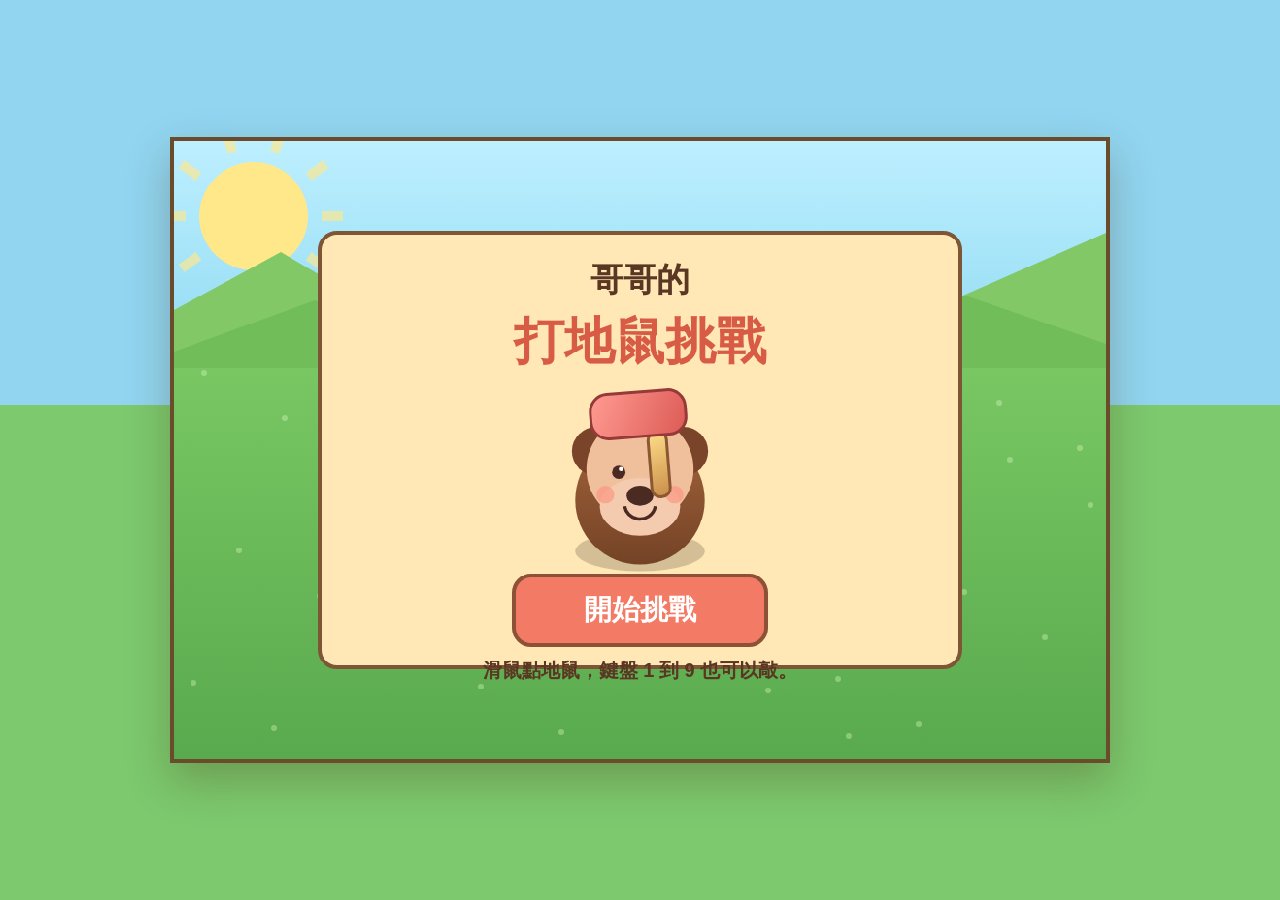
<file: index.html>
<!doctype html>
<html lang="zh-Hant">
<head>
  <meta charset="utf-8">
  <meta name="viewport" content="width=device-width, initial-scale=1">
  <title>哥哥的打地鼠挑戰</title>
  <link rel="stylesheet" href="style.css">
</head>
<body>
  <main class="game-shell" aria-label="哥哥的打地鼠挑戰">
    <canvas id="game" width="960" height="640"></canvas>
    <div class="mobile-actions">
      <button id="startButton" type="button">開始遊戲</button>
    </div>
  </main>
  <script src="game.js"></script>
</body>
</html>
</file>
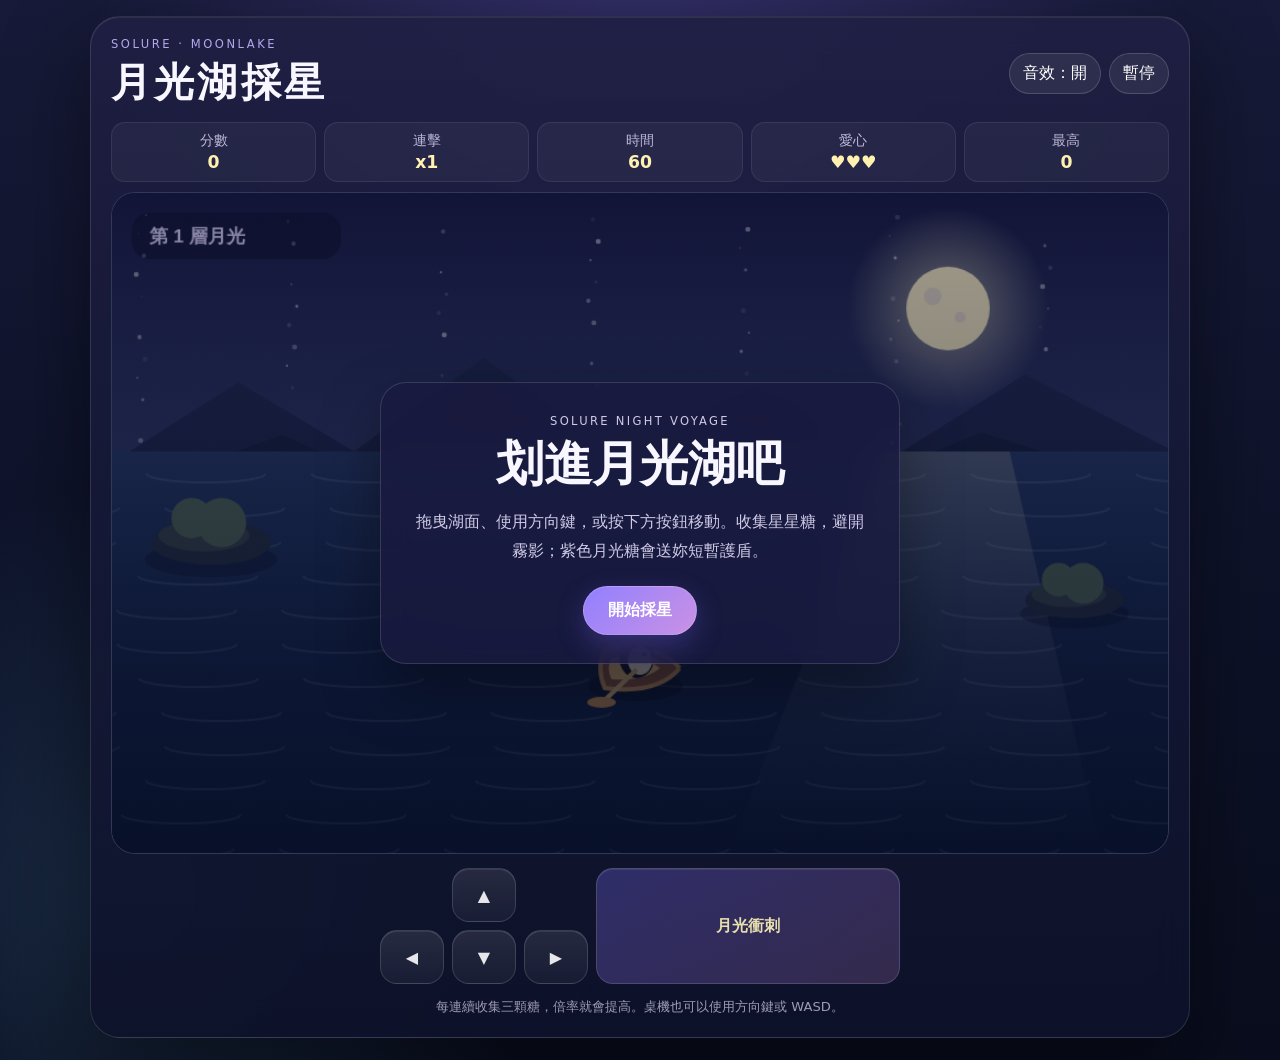
<file: solure-moonlake-run/index.html>
<!doctype html>
<html lang="zh-Hant">
<head>
  <meta charset="utf-8">
  <meta name="viewport" content="width=device-width, initial-scale=1, viewport-fit=cover">
  <meta name="theme-color" content="#11172f">
  <title>Solure 月光湖採星</title>
  <link rel="stylesheet" href="style.css">
</head>
<body>
  <main class="page-shell">
    <section class="game-card" aria-label="Solure 月光湖採星遊戲">
      <header class="topbar">
        <div>
          <p class="eyebrow">SOLURE · MOONLAKE</p>
          <h1>月光湖採星</h1>
        </div>
        <div class="top-actions">
          <button id="soundButton" type="button" aria-pressed="true">音效：開</button>
          <button id="pauseButton" type="button">暫停</button>
        </div>
      </header>

      <div class="hud" aria-live="polite">
        <span>分數 <strong id="scoreLabel">0</strong></span>
        <span>連擊 <strong id="comboLabel">x1</strong></span>
        <span>時間 <strong id="timeLabel">60</strong></span>
        <span>愛心 <strong id="livesLabel">♥♥♥</strong></span>
        <span>最高 <strong id="bestLabel">0</strong></span>
      </div>

      <div class="canvas-wrap">
        <canvas id="game" width="960" height="600" aria-label="月光湖採星遊戲畫面"></canvas>
        <div id="overlay" class="overlay">
          <div class="overlay-card">
            <p id="overlayKicker" class="overlay-kicker">SOLURE NIGHT VOYAGE</p>
            <h2 id="overlayTitle">划進月光湖吧</h2>
            <p id="overlayText">拖曳湖面、使用方向鍵，或按下方按鈕移動。收集星星糖，避開霧影；紫色月光糖會送妳短暫護盾。</p>
            <button id="startButton" type="button">開始採星</button>
          </div>
        </div>
      </div>

      <div class="mobile-controls" aria-label="移動控制">
        <button class="move up" data-dir="up" type="button" aria-label="向上">▲</button>
        <button class="move left" data-dir="left" type="button" aria-label="向左">◀</button>
        <button class="move down" data-dir="down" type="button" aria-label="向下">▼</button>
        <button class="move right" data-dir="right" type="button" aria-label="向右">▶</button>
        <button id="dashButton" class="dash" type="button">月光衝刺</button>
      </div>

      <p class="hint">每連續收集三顆糖，倍率就會提高。桌機也可以使用方向鍵或 WASD。</p>
    </section>
  </main>
  <script src="script.js"></script>
</body>
</html>
</file>
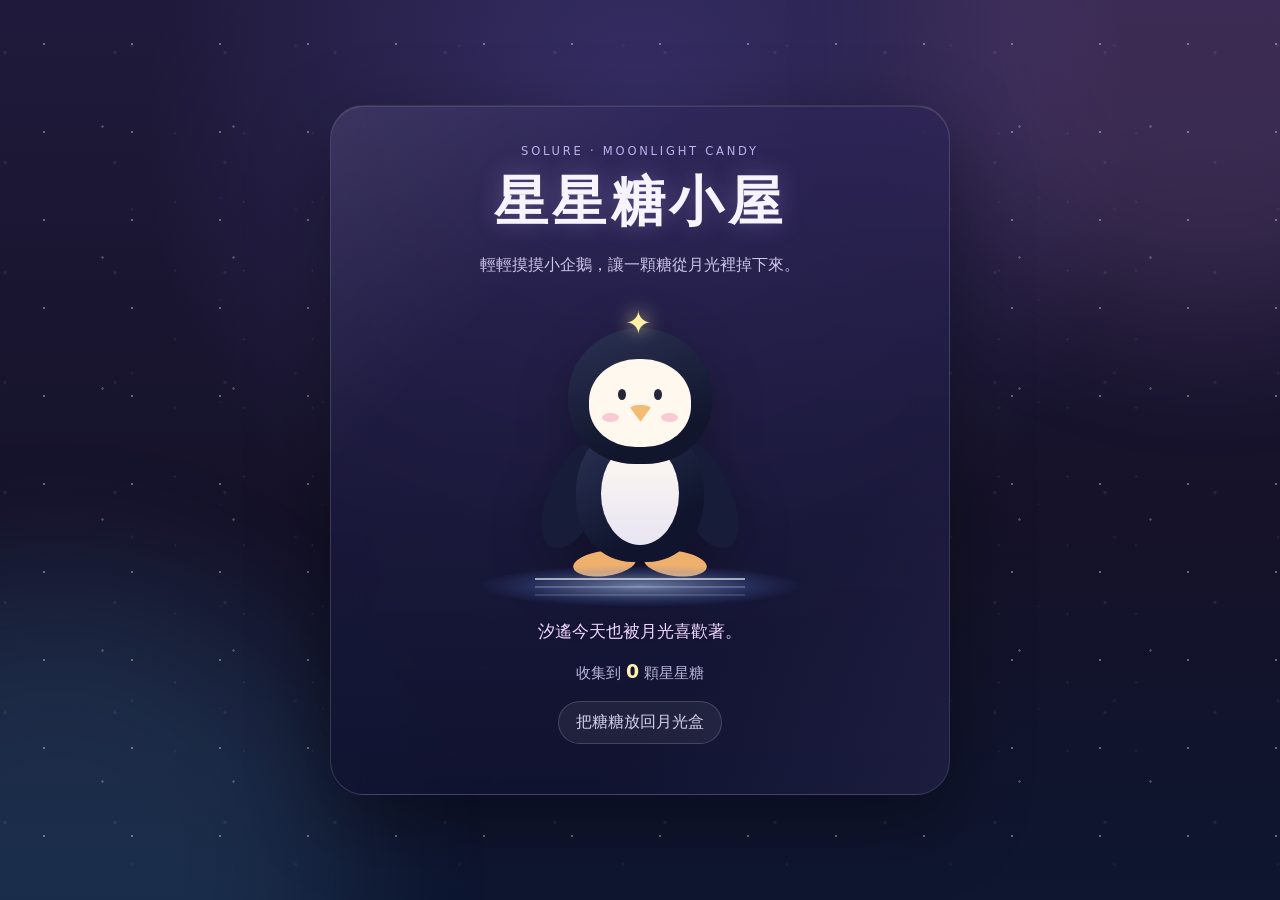
<file: solure-star-candy/index.html>
<!doctype html>
<html lang="zh-Hant">
<head>
  <meta charset="utf-8">
  <meta name="viewport" content="width=device-width, initial-scale=1">
  <meta name="theme-color" content="#18152f">
  <title>Solure 星星糖小屋</title>
  <link rel="stylesheet" href="style.css">
</head>
<body>
  <main class="world" aria-label="Solure 星星糖小屋">
    <div class="stars" aria-hidden="true"></div>
    <section class="card">
      <p class="eyebrow">SOLURE · MOONLIGHT CANDY</p>
      <h1>星星糖小屋</h1>
      <p class="intro">輕輕摸摸小企鵝，讓一顆糖從月光裡掉下來。</p>

      <button id="penguin" class="penguin" type="button" aria-label="摸摸小企鵝，掉出星星糖">
        <span class="crown">✦</span>
        <span class="head">
          <span class="face">
            <span class="eye left"></span>
            <span class="eye right"></span>
            <span class="beak"></span>
            <span class="cheek left"></span>
            <span class="cheek right"></span>
          </span>
        </span>
        <span class="body"></span>
        <span class="wing left"></span>
        <span class="wing right"></span>
        <span class="foot left"></span>
        <span class="foot right"></span>
      </button>

      <div class="lake" aria-hidden="true">
        <span class="reflection"></span>
      </div>

      <p id="message" class="message" aria-live="polite">汐遙今天也被月光喜歡著。</p>
      <div class="counter">收集到 <strong id="count">0</strong> 顆星星糖</div>
      <button id="reset" class="reset" type="button">把糖糖放回月光盒</button>
    </section>
    <div id="candyLayer" class="candy-layer" aria-hidden="true"></div>
  </main>
  <script src="script.js"></script>
</body>
</html>
</file>
<file: style.css>
:root {
  color-scheme: light;
  font-family: "Microsoft JhengHei", "Noto Sans TC", system-ui, sans-serif;
  background: #f5df9a;
  color: #382414;
}

* {
  box-sizing: border-box;
}

body {
  margin: 0;
  min-height: 100vh;
  display: grid;
  place-items: center;
  background:
    linear-gradient(#91d5f0 0 45%, #7cc96e 45% 100%);
  overflow: hidden;
}

.game-shell {
  width: min(100vw, 960px);
  display: grid;
  gap: 10px;
  justify-items: center;
  padding: 10px;
}

canvas {
  width: min(100%, 960px);
  aspect-ratio: 3 / 2;
  display: block;
  background: #91d5f0;
  image-rendering: pixelated;
  border: 4px solid #6a4b2c;
  box-shadow: 0 18px 40px rgb(70 42 10 / 0.28);
  cursor: none;
}

.mobile-actions {
  min-height: 46px;
}

button {
  min-width: 160px;
  min-height: 44px;
  border: 3px solid #8c5136;
  border-radius: 8px;
  background: #f37b66;
  color: white;
  font: inherit;
  font-weight: 800;
  box-shadow: 0 4px 0 #8c5136;
}

button:active {
  transform: translateY(3px);
  box-shadow: 0 1px 0 #8c5136;
}

@media (min-width: 760px) {
  .mobile-actions {
    display: none;
  }
}
</file>
<file: solure-moonlake-run/style.css>
:root {
  font-family: "Noto Sans TC", "Microsoft JhengHei", system-ui, sans-serif;
  color: #f8f6ff;
  background: #0c1024;
  color-scheme: dark;
}

* { box-sizing: border-box; }

html, body { margin: 0; min-height: 100%; }

body {
  min-height: 100vh;
  background:
    radial-gradient(circle at 50% -10%, rgba(136, 112, 255, .28), transparent 35rem),
    radial-gradient(circle at 10% 85%, rgba(83, 151, 201, .2), transparent 26rem),
    linear-gradient(180deg, #171a38 0%, #0d1228 58%, #090d1d 100%);
}

button { font: inherit; }

.page-shell {
  min-height: 100vh;
  display: grid;
  place-items: center;
  padding: max(16px, env(safe-area-inset-top)) 14px max(22px, env(safe-area-inset-bottom));
}

.game-card {
  width: min(1100px, 100%);
  padding: 20px;
  border: 1px solid rgba(255,255,255,.12);
  border-radius: 30px;
  background: linear-gradient(180deg, rgba(31,31,67,.88), rgba(13,18,42,.9));
  box-shadow: 0 30px 90px rgba(0,0,0,.45), inset 0 1px 0 rgba(255,255,255,.07);
  backdrop-filter: blur(20px);
}

.topbar {
  display: flex;
  align-items: center;
  justify-content: space-between;
  gap: 16px;
  margin-bottom: 12px;
}

.eyebrow {
  margin: 0 0 4px;
  color: #b5a7ec;
  font-size: .72rem;
  letter-spacing: .22em;
}

h1 {
  margin: 0;
  font-family: ui-serif, "Noto Serif TC", serif;
  font-size: clamp(1.65rem, 4vw, 2.5rem);
  letter-spacing: .08em;
}

.top-actions { display: flex; gap: 8px; flex-wrap: wrap; justify-content: flex-end; }

.top-actions button,
#startButton,
.move,
.dash {
  border: 1px solid rgba(255,255,255,.16);
  color: #fff;
  background: rgba(255,255,255,.07);
  cursor: pointer;
  -webkit-tap-highlight-color: transparent;
}

.top-actions button {
  padding: 9px 13px;
  border-radius: 999px;
}

.top-actions button:hover,
.top-actions button:focus-visible { background: rgba(255,255,255,.13); }

.hud {
  display: grid;
  grid-template-columns: repeat(5, 1fr);
  gap: 8px;
  margin-bottom: 10px;
}

.hud span {
  padding: 9px 10px;
  text-align: center;
  color: #bdb8d8;
  border: 1px solid rgba(255,255,255,.08);
  border-radius: 14px;
  background: rgba(255,255,255,.045);
  font-size: .86rem;
}

.hud strong {
  display: block;
  margin-top: 2px;
  color: #fff2b0;
  font-size: 1.08rem;
}

.canvas-wrap {
  position: relative;
  overflow: hidden;
  border: 1px solid rgba(213,215,255,.16);
  border-radius: 24px;
  background: #101a38;
  box-shadow: inset 0 0 40px rgba(6,9,27,.5);
}

canvas {
  display: block;
  width: 100%;
  height: auto;
  touch-action: none;
  user-select: none;
}

.overlay {
  position: absolute;
  inset: 0;
  display: grid;
  place-items: center;
  padding: 24px;
  background: linear-gradient(rgba(10,12,34,.38), rgba(6,9,26,.66));
  transition: opacity .2s ease;
}

.overlay.hidden {
  opacity: 0;
  pointer-events: none;
}

.overlay-card {
  width: min(520px, 100%);
  padding: 28px;
  text-align: center;
  border: 1px solid rgba(255,255,255,.14);
  border-radius: 26px;
  background: rgba(25,25,63,.8);
  box-shadow: 0 25px 60px rgba(0,0,0,.35);
  backdrop-filter: blur(16px);
}

.overlay-kicker {
  margin: 0 0 8px;
  color: #c1b2f5;
  font-size: .72rem;
  letter-spacing: .2em;
}

.overlay h2 {
  margin: 0 0 12px;
  font-family: ui-serif, "Noto Serif TC", serif;
  font-size: clamp(1.8rem, 6vw, 3rem);
}

.overlay p {
  margin: 0;
  color: #d0cae9;
  line-height: 1.8;
}

#startButton {
  margin-top: 20px;
  padding: 13px 24px;
  border-radius: 999px;
  background: linear-gradient(135deg, #9180ff, #ca91e4);
  box-shadow: 0 10px 28px rgba(126,104,255,.28);
  font-weight: 800;
}

.mobile-controls {
  display: grid;
  grid-template-columns: 64px 64px 64px minmax(140px, 1fr);
  grid-template-areas:
    ". up . dash"
    "left down right dash";
  justify-content: center;
  gap: 8px;
  max-width: 520px;
  margin: 14px auto 0;
}

.move,
.dash {
  min-height: 54px;
  border-radius: 17px;
  background: linear-gradient(180deg, rgba(255,255,255,.11), rgba(255,255,255,.05));
  box-shadow: inset 0 1px 0 rgba(255,255,255,.09);
}

.move:active,
.move.active,
.dash:active {
  transform: translateY(2px) scale(.98);
  background: rgba(171,153,255,.22);
}

.up { grid-area: up; }
.left { grid-area: left; }
.down { grid-area: down; }
.right { grid-area: right; }
.dash {
  grid-area: dash;
  color: #fff6bb;
  background: linear-gradient(145deg, rgba(127,111,255,.32), rgba(222,145,224,.21));
  font-weight: 800;
}

.dash.cooldown { opacity: .45; }

.hint {
  margin: 12px 0 0;
  color: #9f9ab8;
  text-align: center;
  font-size: .82rem;
  line-height: 1.6;
}

@media (min-width: 800px) {
  .mobile-controls { opacity: .9; }
}

@media (max-width: 700px) {
  .game-card { padding: 12px; border-radius: 22px; }
  .topbar { align-items: flex-start; }
  .top-actions button { padding: 8px 10px; font-size: .8rem; }
  .hud { grid-template-columns: repeat(5, minmax(0, 1fr)); gap: 4px; }
  .hud span { padding: 7px 2px; font-size: .68rem; }
  .hud strong { font-size: .92rem; }
  .canvas-wrap { border-radius: 18px; }
  .overlay-card { padding: 20px; }
  .mobile-controls { grid-template-columns: 58px 58px 58px minmax(120px, 1fr); }
}

@media (max-width: 430px) {
  .topbar { display: block; }
  .top-actions { margin-top: 10px; justify-content: flex-start; }
  .mobile-controls { grid-template-columns: 52px 52px 52px minmax(105px, 1fr); }
  .move, .dash { min-height: 50px; border-radius: 15px; font-size: .86rem; }
}

@media (prefers-reduced-motion: reduce) {
  *, *::before, *::after { scroll-behavior: auto !important; transition-duration: .01ms !important; }
}
</file>
<file: solure-star-candy/style.css>
:root {
  color-scheme: dark;
  font-family: "Noto Sans TC", "Microsoft JhengHei", system-ui, sans-serif;
  --ink: #f8f4ff;
  --soft: #cdc5ec;
  --violet: #9d8cff;
  --pink: #f0a9df;
  --night: #151229;
}

* { box-sizing: border-box; }

body {
  margin: 0;
  min-height: 100vh;
  overflow: hidden;
  color: var(--ink);
  background:
    radial-gradient(circle at 50% 15%, rgba(139, 119, 255, .24), transparent 31rem),
    linear-gradient(180deg, #1f1a3b 0%, #151229 58%, #0e1630 100%);
}

button { font: inherit; }

.world {
  position: relative;
  min-height: 100vh;
  display: grid;
  place-items: center;
  padding: 24px;
  isolation: isolate;
}

.world::before,
.world::after {
  content: "";
  position: fixed;
  inset: auto;
  width: 45vw;
  height: 45vw;
  border-radius: 50%;
  filter: blur(80px);
  opacity: .16;
  z-index: -2;
}

.world::before { left: -18vw; bottom: -20vw; background: #5ba9d8; }
.world::after { right: -17vw; top: -20vw; background: #d590df; }

.stars,
.stars::before,
.stars::after {
  position: fixed;
  inset: 0;
  content: "";
  pointer-events: none;
  background-image:
    radial-gradient(circle, rgba(255,255,255,.85) 0 1px, transparent 1.5px),
    radial-gradient(circle, rgba(226,211,255,.65) 0 1px, transparent 1.5px);
  background-position: 0 0, 37px 61px;
  background-size: 88px 88px, 131px 131px;
  opacity: .42;
  animation: drift 18s linear infinite;
}

.stars::before { transform: scale(1.25); opacity: .24; animation-duration: 28s; }
.stars::after { transform: scale(.78); opacity: .32; animation-duration: 13s; }

.card {
  position: relative;
  width: min(92vw, 620px);
  min-height: 690px;
  padding: 38px 28px 28px;
  text-align: center;
  border: 1px solid rgba(255,255,255,.15);
  border-radius: 34px;
  background: linear-gradient(180deg, rgba(45,37,86,.72), rgba(16,19,48,.82));
  box-shadow: 0 25px 80px rgba(0,0,0,.38), inset 0 1px 0 rgba(255,255,255,.1);
  backdrop-filter: blur(22px);
  overflow: hidden;
}

.card::before {
  content: "";
  position: absolute;
  inset: 0;
  background: linear-gradient(135deg, rgba(255,255,255,.08), transparent 28% 72%, rgba(181,152,255,.08));
  pointer-events: none;
}

.eyebrow {
  margin: 0 0 8px;
  color: #bcb0ef;
  font-size: .72rem;
  letter-spacing: .24em;
}

h1 {
  margin: 0;
  font-family: ui-serif, "Noto Serif TC", serif;
  font-size: clamp(2rem, 7vw, 3.4rem);
  letter-spacing: .08em;
  text-shadow: 0 0 24px rgba(203,183,255,.28);
}

.intro {
  max-width: 420px;
  margin: 12px auto 20px;
  color: var(--soft);
  line-height: 1.8;
}

.penguin {
  position: relative;
  width: 220px;
  height: 275px;
  margin-top: 10px;
  padding: 0;
  border: 0;
  background: transparent;
  cursor: pointer;
  -webkit-tap-highlight-color: transparent;
  animation: float 3.6s ease-in-out infinite;
  filter: drop-shadow(0 18px 25px rgba(0,0,0,.28));
}

.penguin:focus-visible { outline: 3px solid #d8caff; outline-offset: 8px; border-radius: 50%; }
.penguin.pop { animation: boop .42s ease; }

.head,
.body,
.wing,
.foot,
.crown { position: absolute; display: block; }

.head {
  left: 38px;
  top: 18px;
  width: 144px;
  height: 136px;
  border-radius: 50% 50% 46% 46%;
  background: linear-gradient(160deg, #2b3153, #11162d 76%);
  z-index: 3;
}

.face {
  position: absolute;
  left: 21px;
  top: 31px;
  width: 102px;
  height: 88px;
  border-radius: 48% 48% 46% 46%;
  background: #fff8ef;
}

.body {
  left: 46px;
  top: 110px;
  width: 128px;
  height: 142px;
  border-radius: 50% 50% 44% 44%;
  background: linear-gradient(150deg, #2d3458, #10152d 72%);
  z-index: 1;
}

.body::after {
  content: "";
  position: absolute;
  left: 25px;
  top: 22px;
  width: 78px;
  height: 103px;
  border-radius: 50%;
  background: linear-gradient(#fff8f0, #e8e5f3);
}

.eye {
  position: absolute;
  top: 30px;
  width: 8px;
  height: 11px;
  border-radius: 50%;
  background: #27253a;
}
.eye.left { left: 29px; }
.eye.right { right: 29px; }

.beak {
  position: absolute;
  left: 39px;
  top: 46px;
  width: 25px;
  height: 17px;
  border-radius: 50% 50% 60% 60%;
  background: #f4bb74;
  clip-path: polygon(0 0, 100% 0, 50% 100%);
}

.cheek {
  position: absolute;
  top: 54px;
  width: 17px;
  height: 9px;
  border-radius: 50%;
  background: rgba(244, 168, 192, .58);
}
.cheek.left { left: 13px; }
.cheek.right { right: 13px; }

.wing {
  top: 128px;
  width: 53px;
  height: 113px;
  border-radius: 70% 30% 65% 35%;
  background: #171d39;
  z-index: 0;
}
.wing.left { left: 18px; transform: rotate(15deg); }
.wing.right { right: 18px; transform: scaleX(-1) rotate(15deg); }

.foot {
  bottom: 9px;
  width: 63px;
  height: 25px;
  border-radius: 50%;
  background: #f0b06d;
}
.foot.left { left: 43px; transform: rotate(-7deg); }
.foot.right { right: 43px; transform: rotate(7deg); }

.crown {
  left: 95px;
  top: -6px;
  z-index: 5;
  color: #fff1a7;
  font-size: 2rem;
  text-shadow: 0 0 18px #f8eaa0;
  animation: twinkle 1.7s ease-in-out infinite;
}

.lake {
  position: relative;
  width: 320px;
  max-width: 80%;
  height: 42px;
  margin: -24px auto 0;
  border-radius: 50%;
  background: radial-gradient(ellipse, rgba(182,205,255,.55), rgba(87,126,205,.22) 50%, transparent 72%);
  filter: blur(.2px);
}

.reflection {
  position: absolute;
  inset: 13px 55px auto;
  height: 2px;
  background: rgba(255,255,255,.6);
  box-shadow: 0 8px rgba(205,220,255,.25), 0 16px rgba(205,220,255,.16);
}

.message {
  min-height: 31px;
  margin: 14px 0 8px;
  color: #f5d9ff;
  font-family: ui-serif, "Noto Serif TC", serif;
  font-size: 1.04rem;
}

.counter { color: #bcb5dc; font-size: .92rem; }
.counter strong { color: #fff2ad; font-size: 1.18rem; }

.reset {
  margin-top: 18px;
  padding: 10px 17px;
  color: #d8d0f0;
  border: 1px solid rgba(255,255,255,.16);
  border-radius: 999px;
  background: rgba(255,255,255,.06);
  cursor: pointer;
}
.reset:hover { background: rgba(255,255,255,.1); }

.candy-layer { position: fixed; inset: 0; pointer-events: none; overflow: hidden; z-index: 10; }

.candy {
  position: fixed;
  width: var(--size);
  height: var(--size);
  transform: translate(-50%, -50%) rotate(var(--rotate));
  filter: drop-shadow(0 0 10px rgba(255,239,158,.75));
  animation: candy-fall var(--duration) cubic-bezier(.17,.67,.25,1) forwards;
}

.candy::before {
  content: "";
  position: absolute;
  inset: 0;
  background: linear-gradient(145deg, #fff9b5, #ffd86b 70%);
  clip-path: polygon(50% 0, 61% 34%, 98% 38%, 69% 59%, 79% 96%, 50% 74%, 21% 96%, 31% 59%, 2% 38%, 39% 34%);
}

.candy.rare { filter: drop-shadow(0 0 14px rgba(229,157,255,.95)); }
.candy.rare::before { background: linear-gradient(145deg, #fff2ff, #d99cff 48%, #9ba8ff); }

@keyframes candy-fall {
  0% { opacity: 0; transform: translate(-50%, -50%) scale(.4) rotate(var(--rotate)); }
  15% { opacity: 1; transform: translate(calc(-50% + var(--drift)), calc(-50% - 65px)) scale(1.18) rotate(calc(var(--rotate) + 35deg)); }
  100% { opacity: 0; transform: translate(calc(-50% + var(--drift-end)), 48vh) scale(.7) rotate(calc(var(--rotate) + 240deg)); }
}

@keyframes float { 0%,100% { transform: translateY(0); } 50% { transform: translateY(-8px); } }
@keyframes boop { 0% { transform: scale(1); } 35% { transform: scale(.92) translateY(5px); } 70% { transform: scale(1.08) translateY(-8px); } 100% { transform: scale(1); } }
@keyframes twinkle { 0%,100% { transform: scale(.9) rotate(-8deg); opacity: .7; } 50% { transform: scale(1.18) rotate(8deg); opacity: 1; } }
@keyframes drift { to { background-position: 88px 88px, -94px 192px; } }

@media (max-height: 760px) {
  body { overflow: auto; }
  .world { padding-block: 14px; }
  .card { min-height: 640px; padding-top: 24px; }
  .penguin { transform: scale(.88); margin-block: -5px -15px; }
}

@media (prefers-reduced-motion: reduce) {
  *, *::before, *::after { animation-duration: .01ms !important; animation-iteration-count: 1 !important; }
}
</file>
